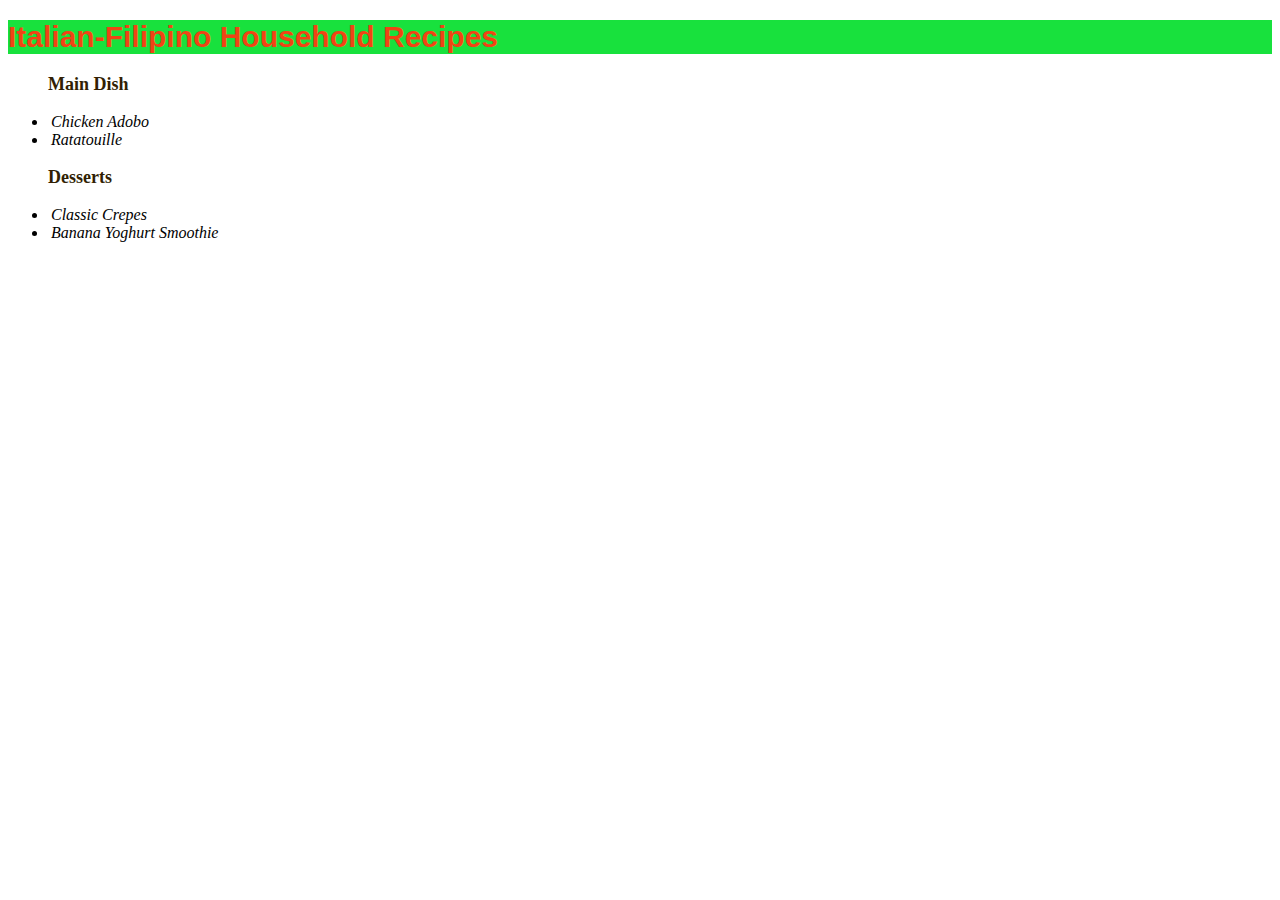
<file: index.html>
<!DOCTYPE html>
<html lang="en">
    <head>
        <h1>Italian-Filipino Household Recipes</h1>
    </head>

    <style>
        h1 {
            background-color: rgb(24, 225, 61);
            color: rgb(240, 68, 20);
            font-family:Verdana, Geneva, Tahoma, sans-serif;
            font-size: 30px;
        }   

        a {
            color: black;
            padding: 3px;
            font-style: italic;
            text-decoration: none;
        }

        p {
            color: rgb(50, 31, 4);
            font-size: 18px;
            font-family:Cambria, Cochin, Georgia, Times, 'Times New Roman', serif;
            font-weight: 600;
        }
    </style>

<body>
    <ul>
        <p>Main Dish</p>
            <li><a href="recipes/Main Dish/chicken adobo.html">Chicken Adobo</a></li>
            <li><a href="recipes/Main Dish/ratatouille.html">Ratatouille</a></li>
    </ul>
    
    <ul>
        <p>Desserts</p>
            <li><a href="recipes/Desserts/classic crepes.html">Classic Crepes</a></li>
            <li><a href="recipes/Desserts/banana yoghurt smoothie.html">Banana Yoghurt Smoothie</a></li>
    </ul>
</body>
</html>
</file>
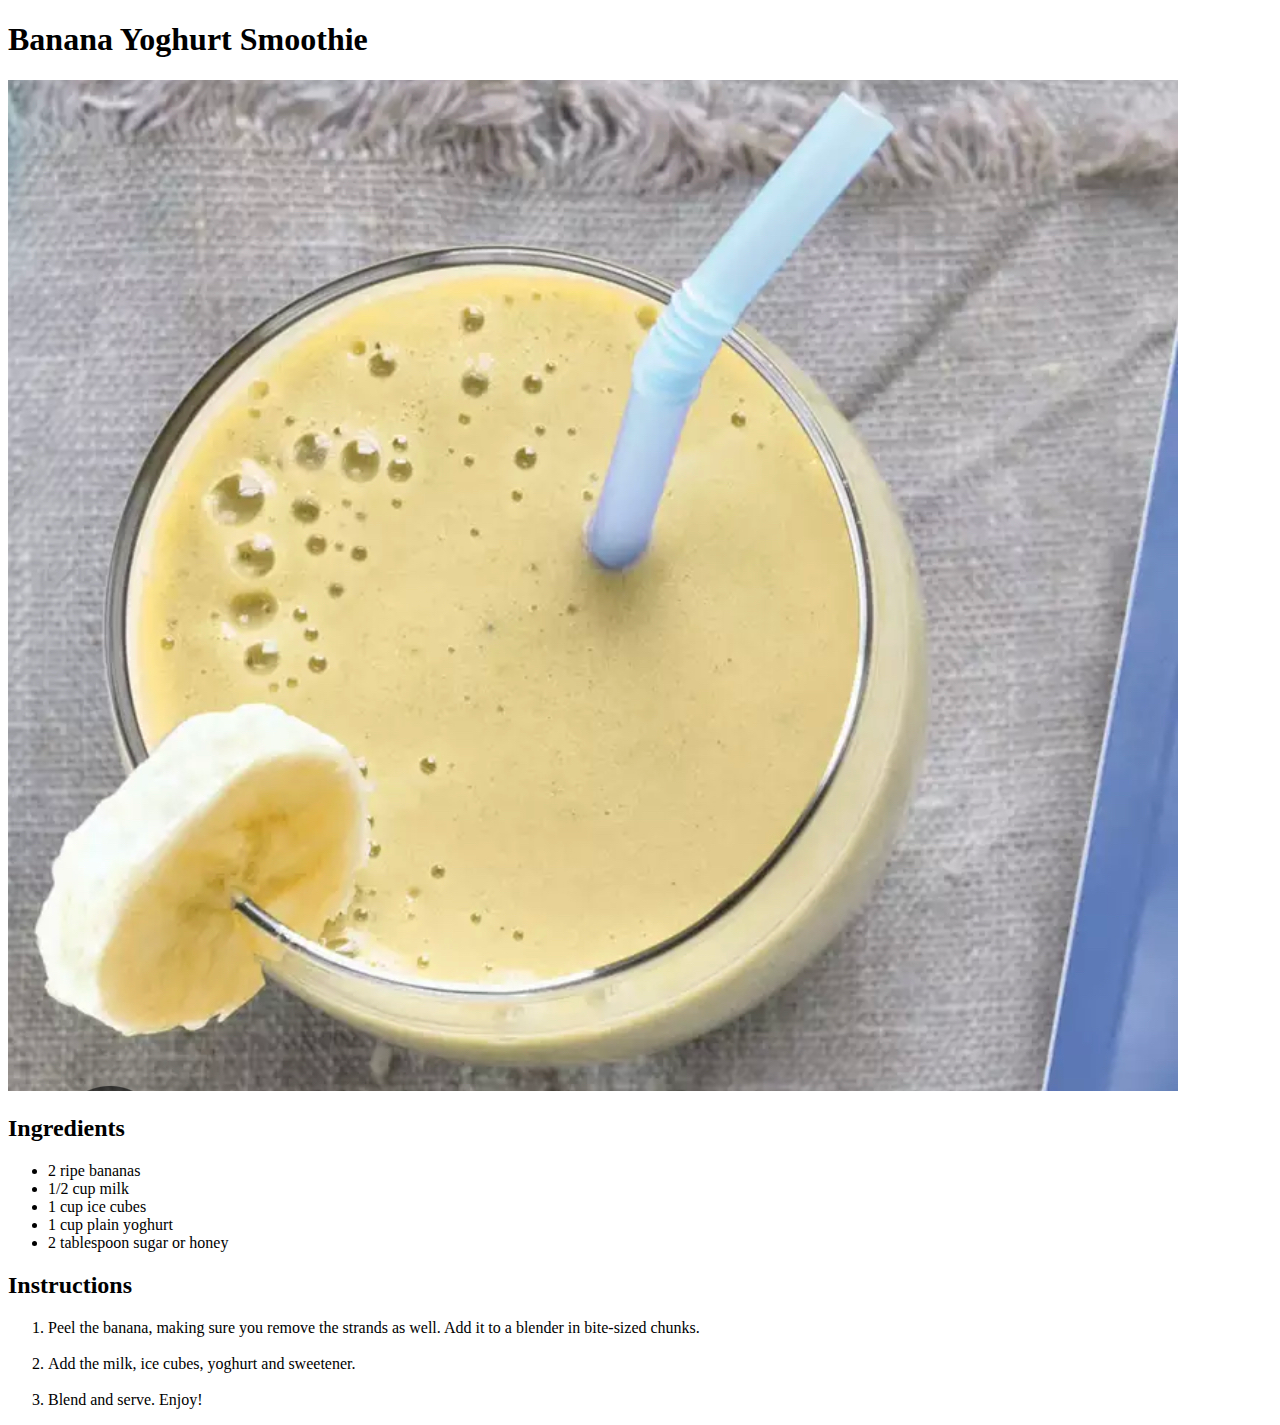
<file: recipes/banana yoghurt smoothie.html>
<!DOCTYPE html>
<html lang="en">
    <head>
        <title></title>
    </head>

<body>
    <h1>Banana Yoghurt Smoothie</h1>
    
    <img src="../images/BananaYoghurtSmoothie.jpg" 
    alt="healthy and easy to prepare refreshment"> 
    
    <h2>Ingredients</h2>
    <ul>
        <li>2 ripe bananas</li>
        <li>1/2 cup milk</li>
        <li>1 cup ice cubes</li>
        <li>1 cup plain yoghurt</li>
        <li>2 tablespoon sugar or honey</li>
    </ul>

    <h2>Instructions</h2>
    <ol>
        <li>Peel the banana, making sure you remove the strands as well.
            Add it to a blender in bite-sized chunks.</li>
            <br>
        <li>Add the milk, ice cubes, yoghurt and sweetener.</li>
            <br>
        <li>Blend and serve. Enjoy!</li>
    </ol>


    </html>
</body>
</file>
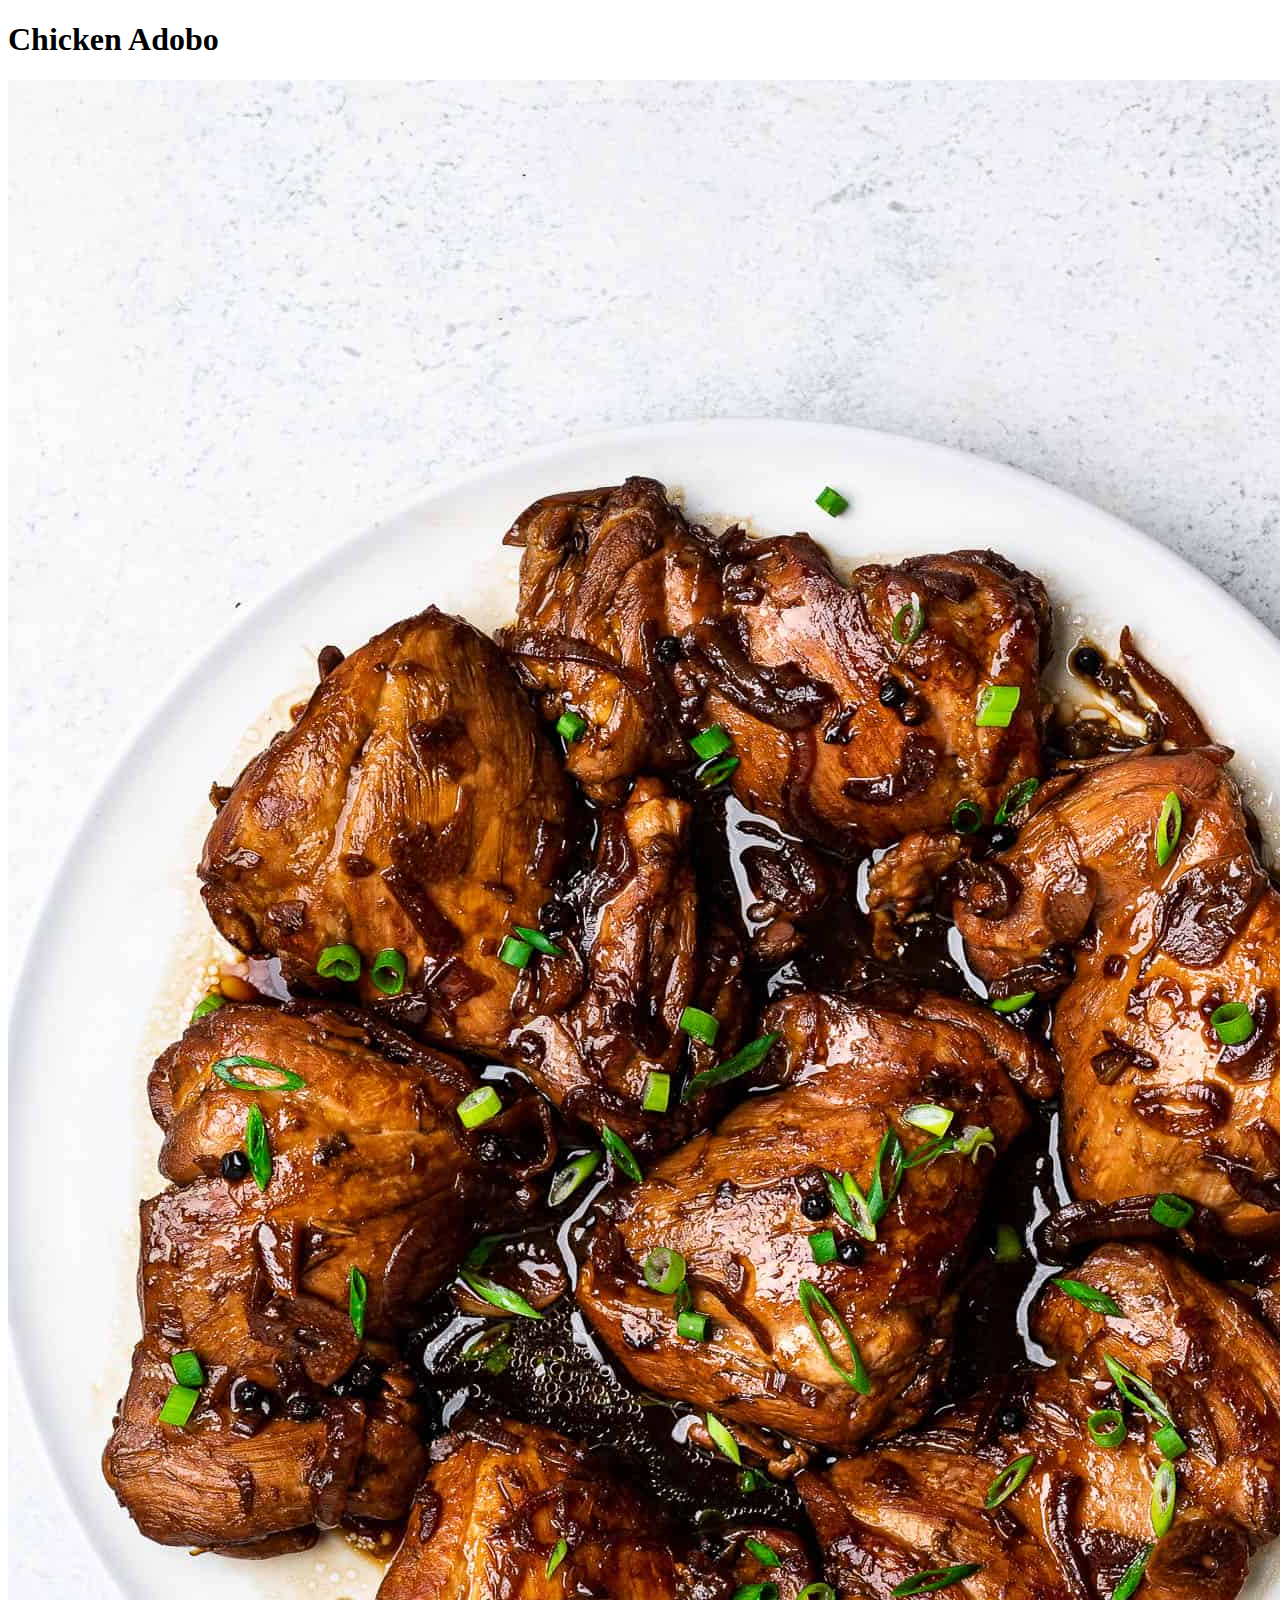
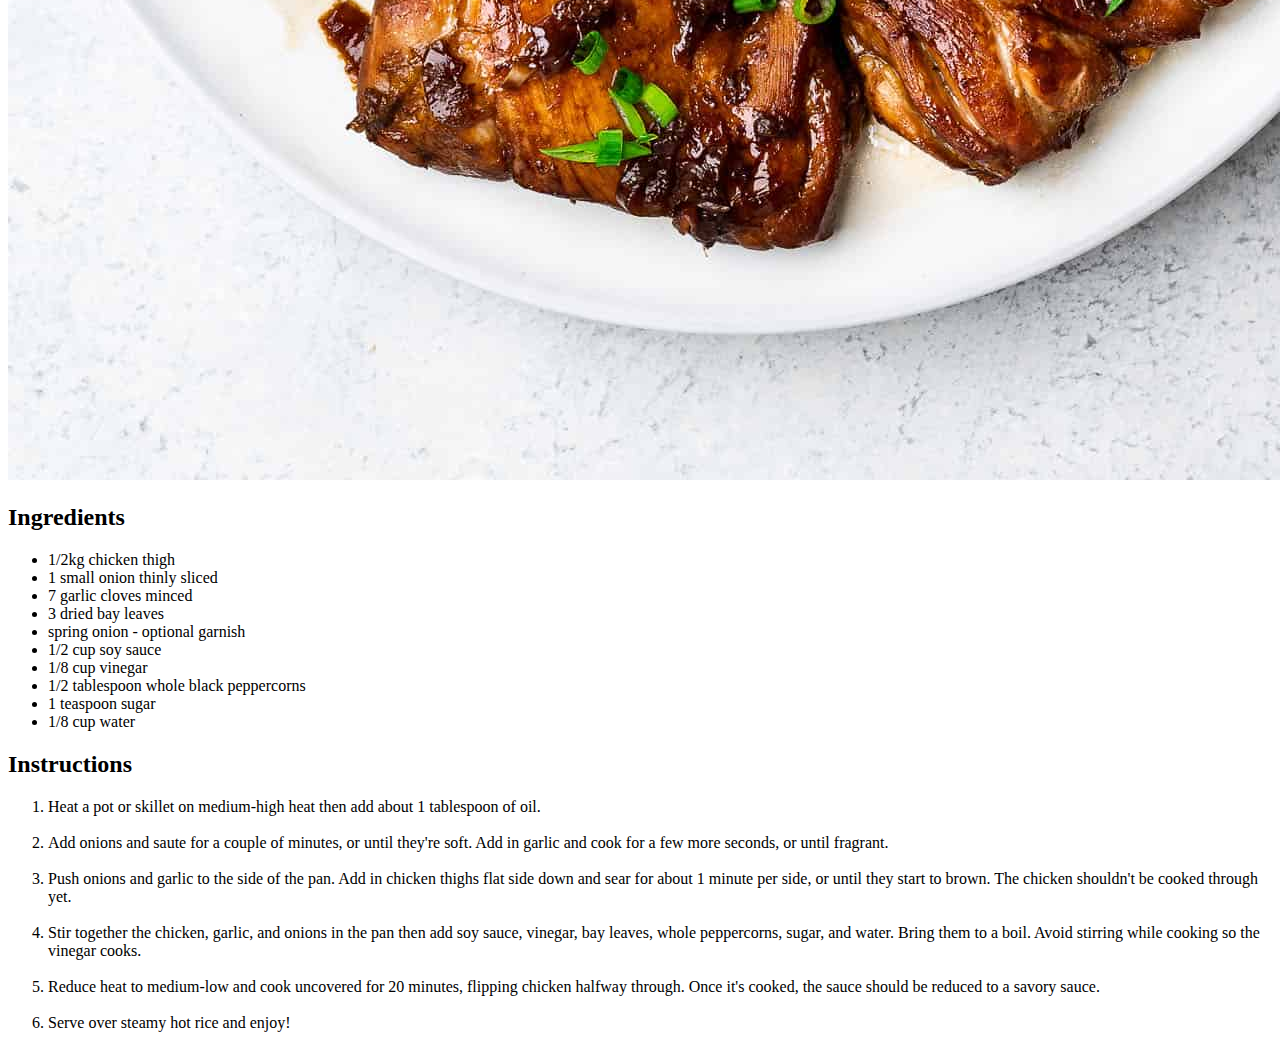
<file: recipes/chicken adobo.html>
<!DOCTYPE html>
<html lang="en">
    <head>
        <title></title>
    </head>
<body>
    <h1>Chicken Adobo</h1>

    <img src="../images/ChickenAdobo.JPG"
    alt="very flavourful dish with a mildly sweet, tangy garlicand soy flavour">

    <h2>Ingredients</h2>
    <ul>
        <li>1/2kg chicken thigh</li>
        <li>1 small onion thinly sliced</li>
        <li>7 garlic cloves minced</li>
        <li>3 dried bay leaves</li>
        <li>spring onion - optional garnish</li>
        <li>1/2 cup soy sauce</li>
        <li>1/8 cup vinegar</li>
        <li>1/2 tablespoon whole black peppercorns</li>
        <li>1 teaspoon sugar</li>
        <li>1/8 cup water</li>
    </ul>

    <h2>Instructions</h2>
    <ol>
        <li>Heat a pot or skillet on medium-high heat then add about
            1 tablespoon of oil.</li>
            <br>
        <li>Add onions and saute for a couple of minutes, or until they're
            soft. Add in garlic and cook for a few more
            seconds, or until fragrant.</li>
            <br>
        <li>Push onions and garlic to the side of the pan. Add in chicken
            thighs flat side down and sear for about 1 minute per side, or until
            they start to brown. The chicken shouldn't be cooked through yet.</li>
            <br>
        <li>Stir together the chicken, garlic, and onions in the pan then add
            soy sauce, vinegar, bay leaves, whole peppercorns, sugar, and water.
            Bring them to a boil. Avoid stirring while cooking so the vinegar
            cooks.</li>
            <br>
        <li>Reduce heat to medium-low and cook uncovered for 20 minutes, flipping
            chicken halfway through. Once it's cooked, the sauce should be reduced
            to a savory sauce.</li>
            <br>
        <li>Serve over steamy hot rice and enjoy!</li>

    </ol>
    
</body>
</html>
</file>
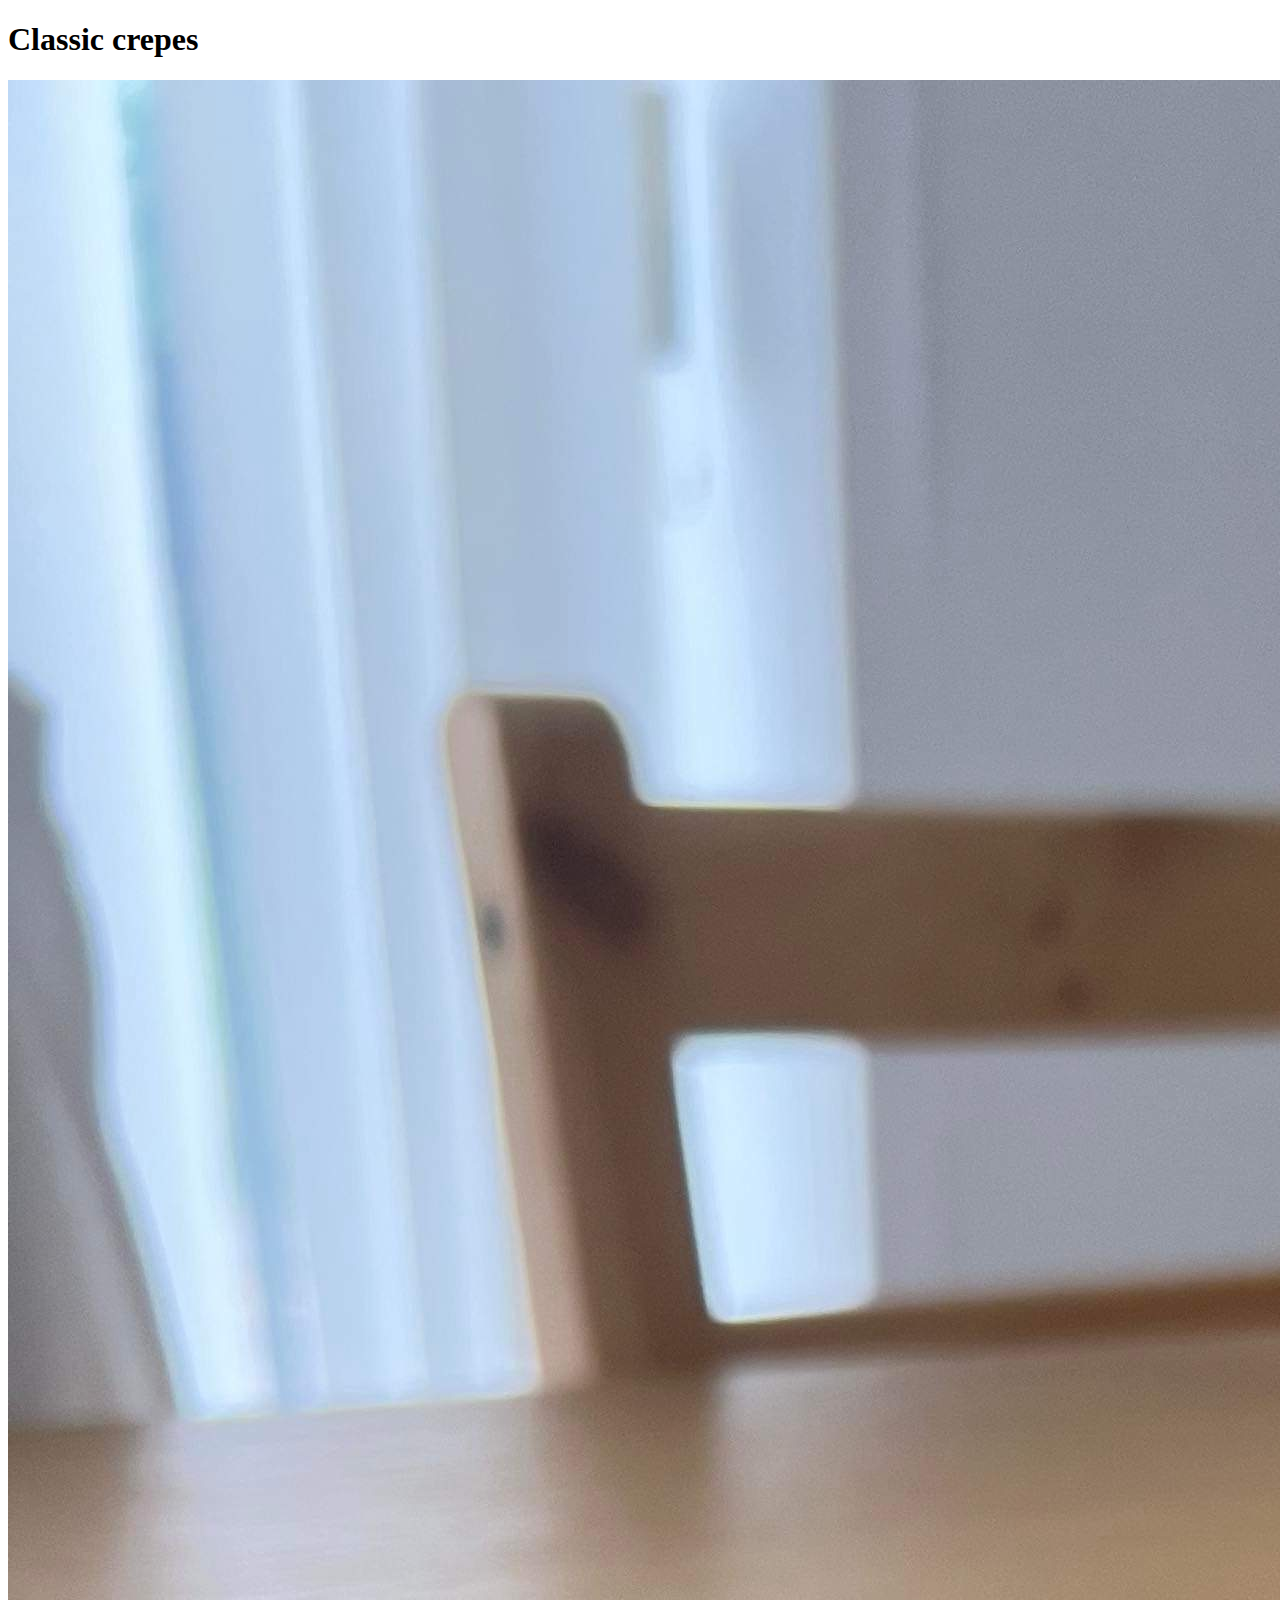
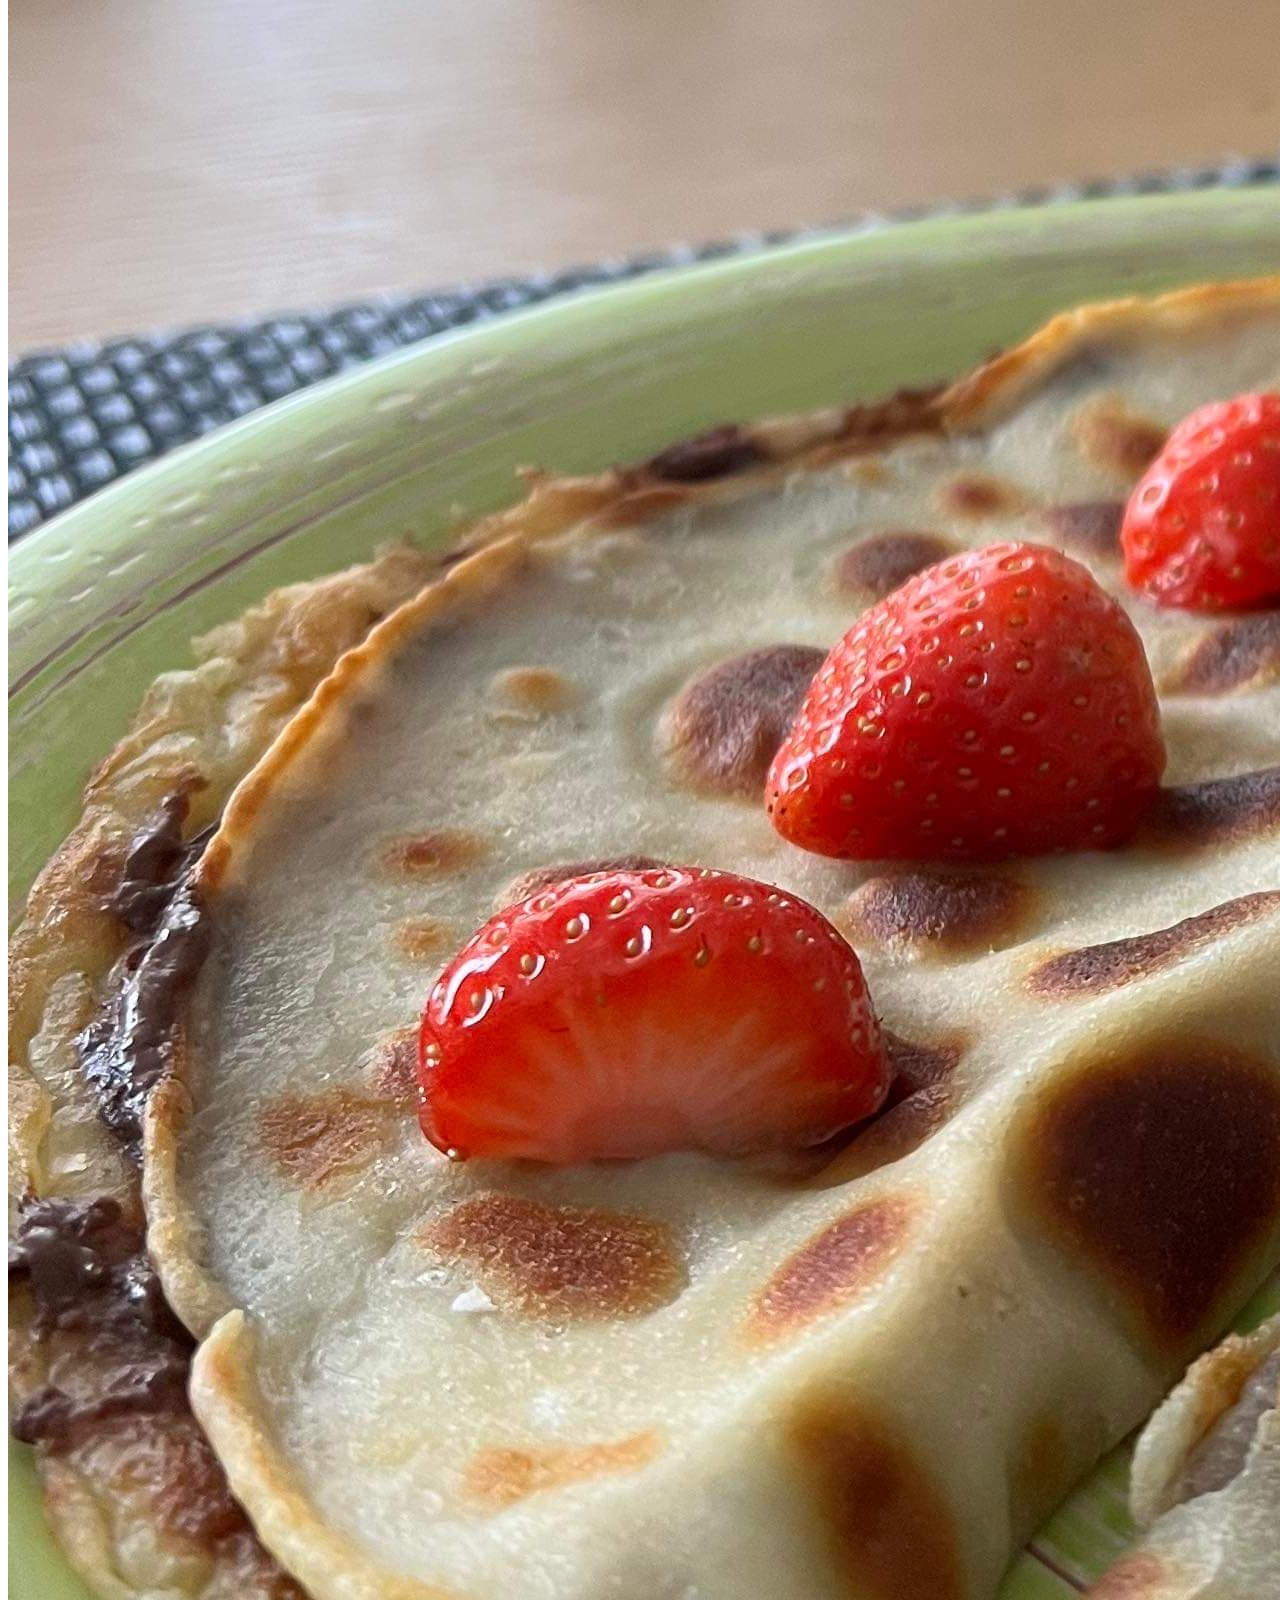
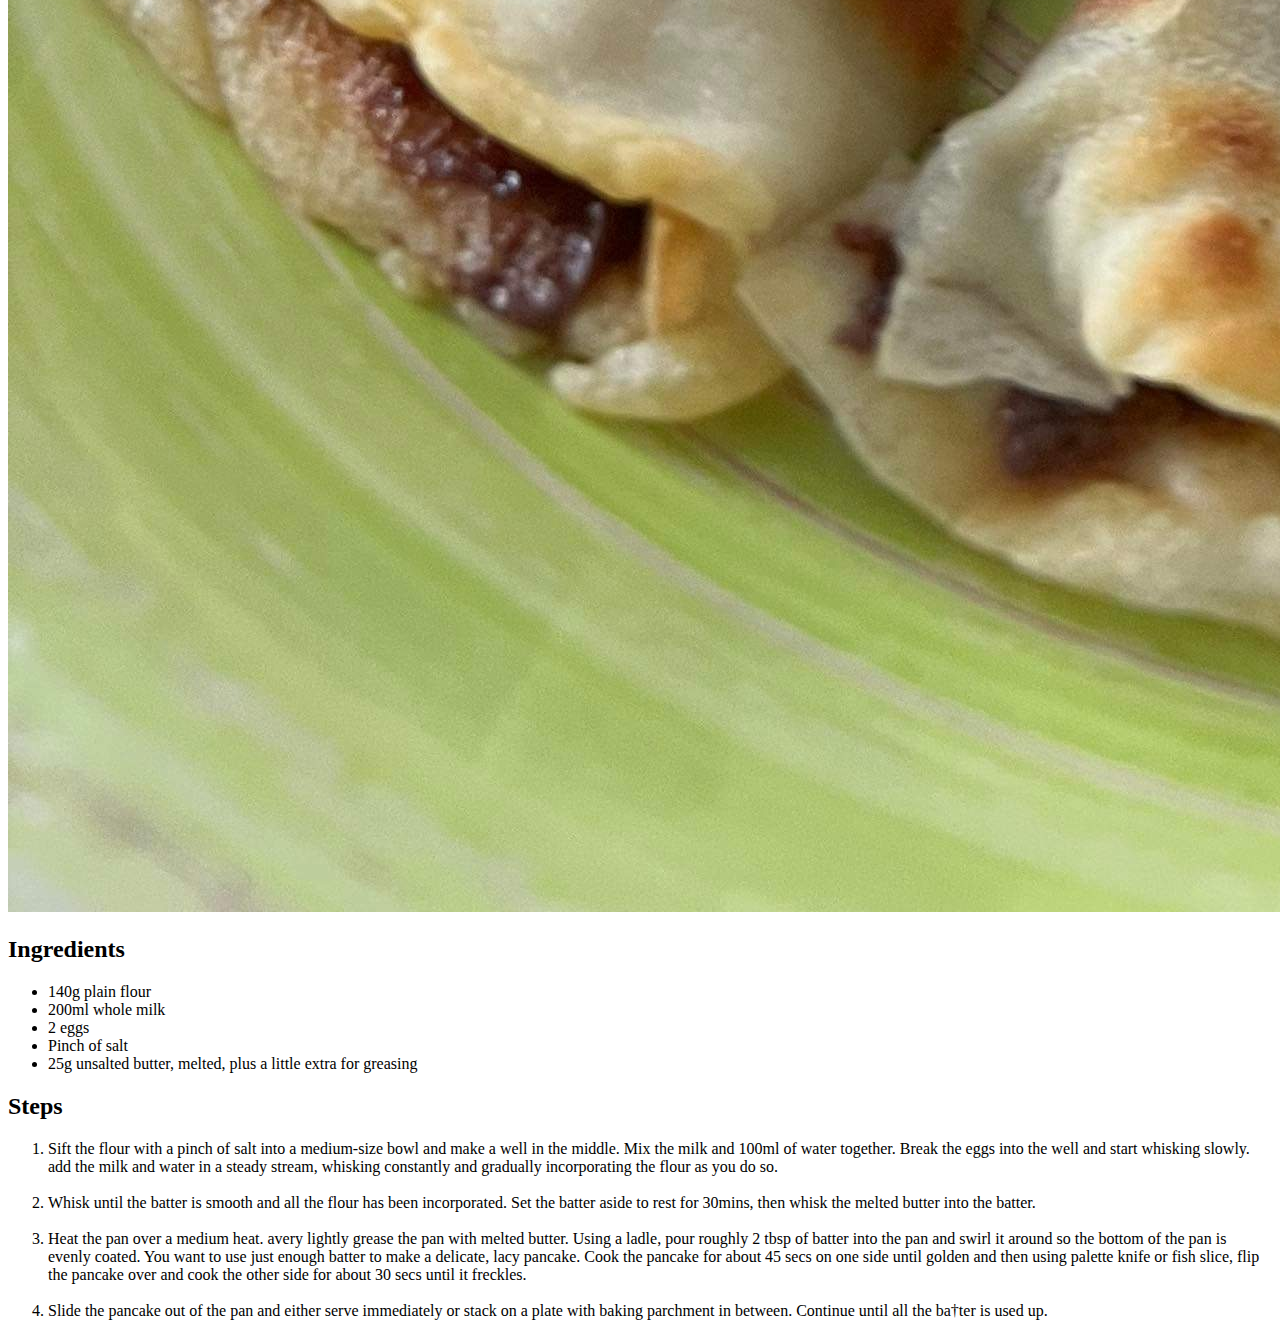
<file: recipes/classic crepes.html>
<!DOCTYPE html>
<html lang="en">
    <head>
        <title></title>
    </head>

    <body>
        <h1>Classic crepes</h1>

        <img src="../images/Crepes.JPG" 
        alt="French pancake made of thin batter">
    
    <h2>Ingredients</h2>

        <ul>
            <li>140g plain flour</li>
            <li>200ml whole milk</li>
            <li>2 eggs</li>
            <li>Pinch of salt</li>
            <li>25g unsalted butter, melted, plus a little extra for greasing</li>
        </ul>

    <h2>Steps</h2>
        <ol>
            <li>Sift the flour with a pinch of salt into a medium-size bowl and make
                a well in the middle. Mix the milk and 100ml of water together. Break the
                eggs into the well and start whisking slowly. add the milk
                and water in a steady stream, whisking constantly and
                gradually incorporating the flour as you do so.</li>
            <br>
            <li>Whisk until the batter is smooth and all the flour has been incorporated.
                Set the batter aside to rest for 30mins, then whisk the melted butter into
                the batter.</li>
            <br>
            <li>Heat the pan over a medium heat. avery lightly grease the pan with melted
                butter. Using a ladle, pour roughly 2 tbsp of batter into the pan and swirl 
                it around so the bottom of the pan is evenly coated. You want to use just
                enough batter to make a delicate, lacy pancake. Cook the pancake for about
                45 secs on one side until golden and then using palette knife or fish slice, 
                flip the pancake over and cook the other side for about 30 secs until it
                freckles.</li>
            <br>
            <li>Slide the pancake out of the pan and either serve immediately or stack on
                a plate with baking parchment in between. Continue until all the ba†ter is 
                used up.</li>

        </ol>
    </body>
</html>
</file>
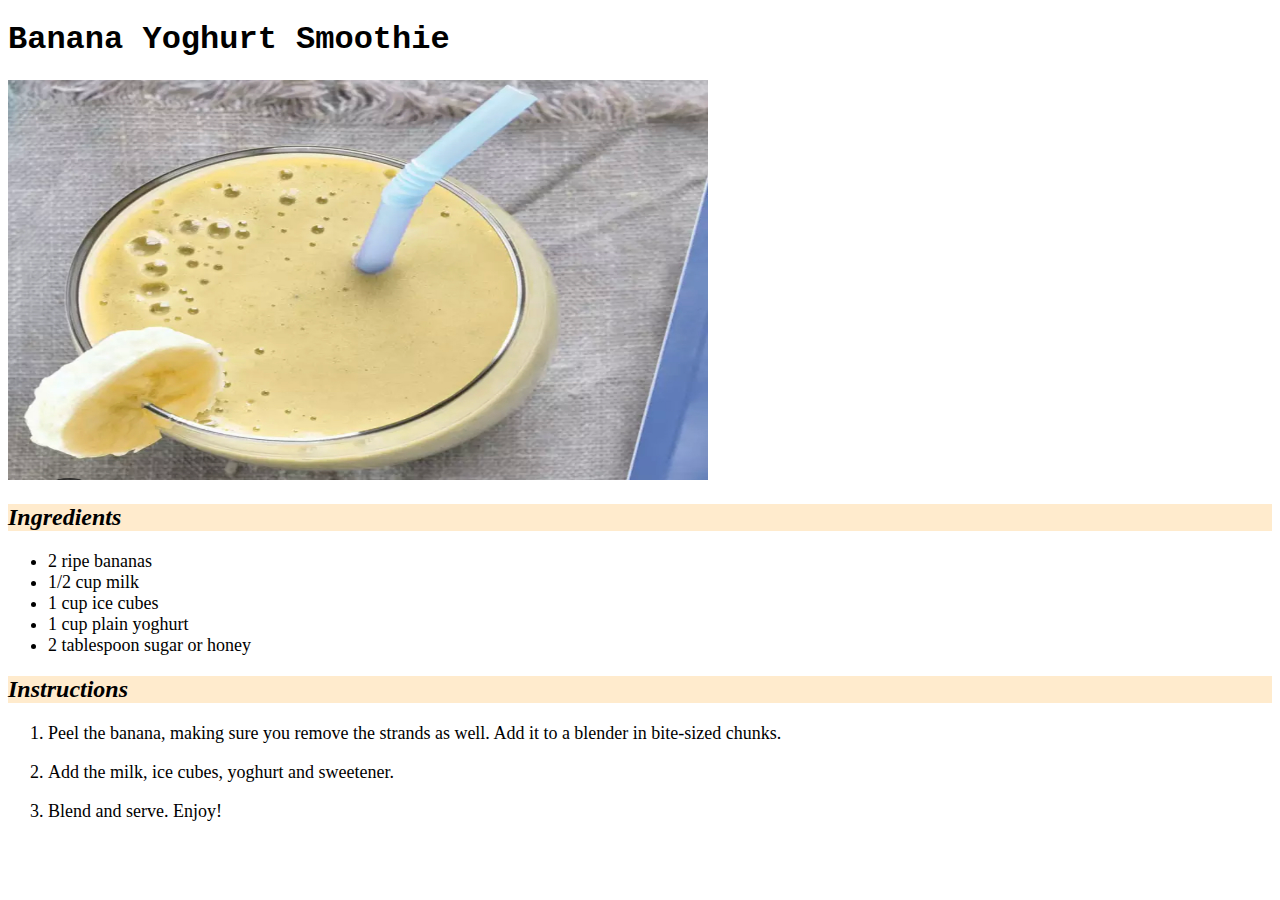
<file: recipes/Desserts/banana yoghurt smoothie.html>
<!DOCTYPE html>
<html lang="en">
    <head>
        <title></title>
        <link rel="stylesheet" href="style.css">
    </head>


<body>
    <h1>Banana Yoghurt Smoothie</h1>
    
    <img src="../../images/BananaYoghurtSmoothie.jpg" 
    alt="healthy and easy to prepare refreshment"> 
    
    <h2>Ingredients</h2>
    <ul>
        <li>2 ripe bananas</li>
        <li>1/2 cup milk</li>
        <li>1 cup ice cubes</li>
        <li>1 cup plain yoghurt</li>
        <li>2 tablespoon sugar or honey</li>
    </ul>

    <h2>Instructions</h2>
    <ol>
        <li>Peel the banana, making sure you remove the strands as well.
            Add it to a blender in bite-sized chunks.</li>
            <br>
        <li>Add the milk, ice cubes, yoghurt and sweetener.</li>
            <br>
        <li>Blend and serve. Enjoy!</li>
    </ol>


    </html>
</body>
</file>
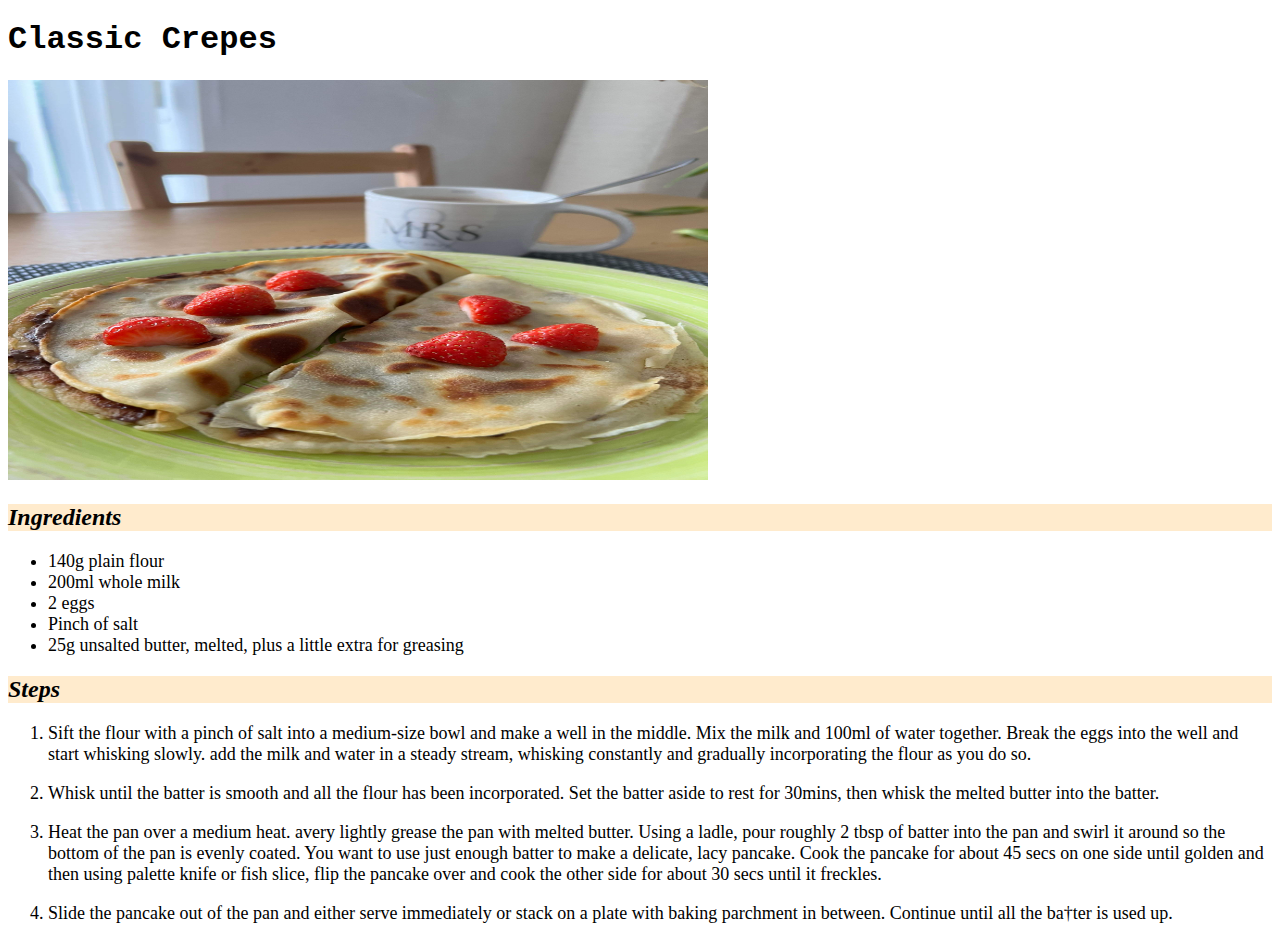
<file: recipes/Desserts/classic crepes.html>
<!DOCTYPE html>
<html lang="en">
    <head>
        <title></title>
        <link rel="stylesheet" href="style.css">
    </head>

    <body>
        <h1>Classic Crepes</h1>

        <img src="../../images/Crepes.JPG" 
        alt="French pancake made of thin batter">
    
    <h2>Ingredients</h2>

        <ul>
            <li>140g plain flour</li>
            <li>200ml whole milk</li>
            <li>2 eggs</li>
            <li>Pinch of salt</li>
            <li>25g unsalted butter, melted, plus a little extra for greasing</li>
        </ul>

    <h2>Steps</h2>
        <ol>
            <li>Sift the flour with a pinch of salt into a medium-size bowl and make
                a well in the middle. Mix the milk and 100ml of water together. Break the
                eggs into the well and start whisking slowly. add the milk
                and water in a steady stream, whisking constantly and
                gradually incorporating the flour as you do so.</li>
            <br>
            <li>Whisk until the batter is smooth and all the flour has been incorporated.
                Set the batter aside to rest for 30mins, then whisk the melted butter into
                the batter.</li>
            <br>
            <li>Heat the pan over a medium heat. avery lightly grease the pan with melted
                butter. Using a ladle, pour roughly 2 tbsp of batter into the pan and swirl 
                it around so the bottom of the pan is evenly coated. You want to use just
                enough batter to make a delicate, lacy pancake. Cook the pancake for about
                45 secs on one side until golden and then using palette knife or fish slice, 
                flip the pancake over and cook the other side for about 30 secs until it
                freckles.</li>
            <br>
            <li>Slide the pancake out of the pan and either serve immediately or stack on
                a plate with baking parchment in between. Continue until all the ba†ter is 
                used up.</li>

        </ol>
    </body>
</html>
</file>
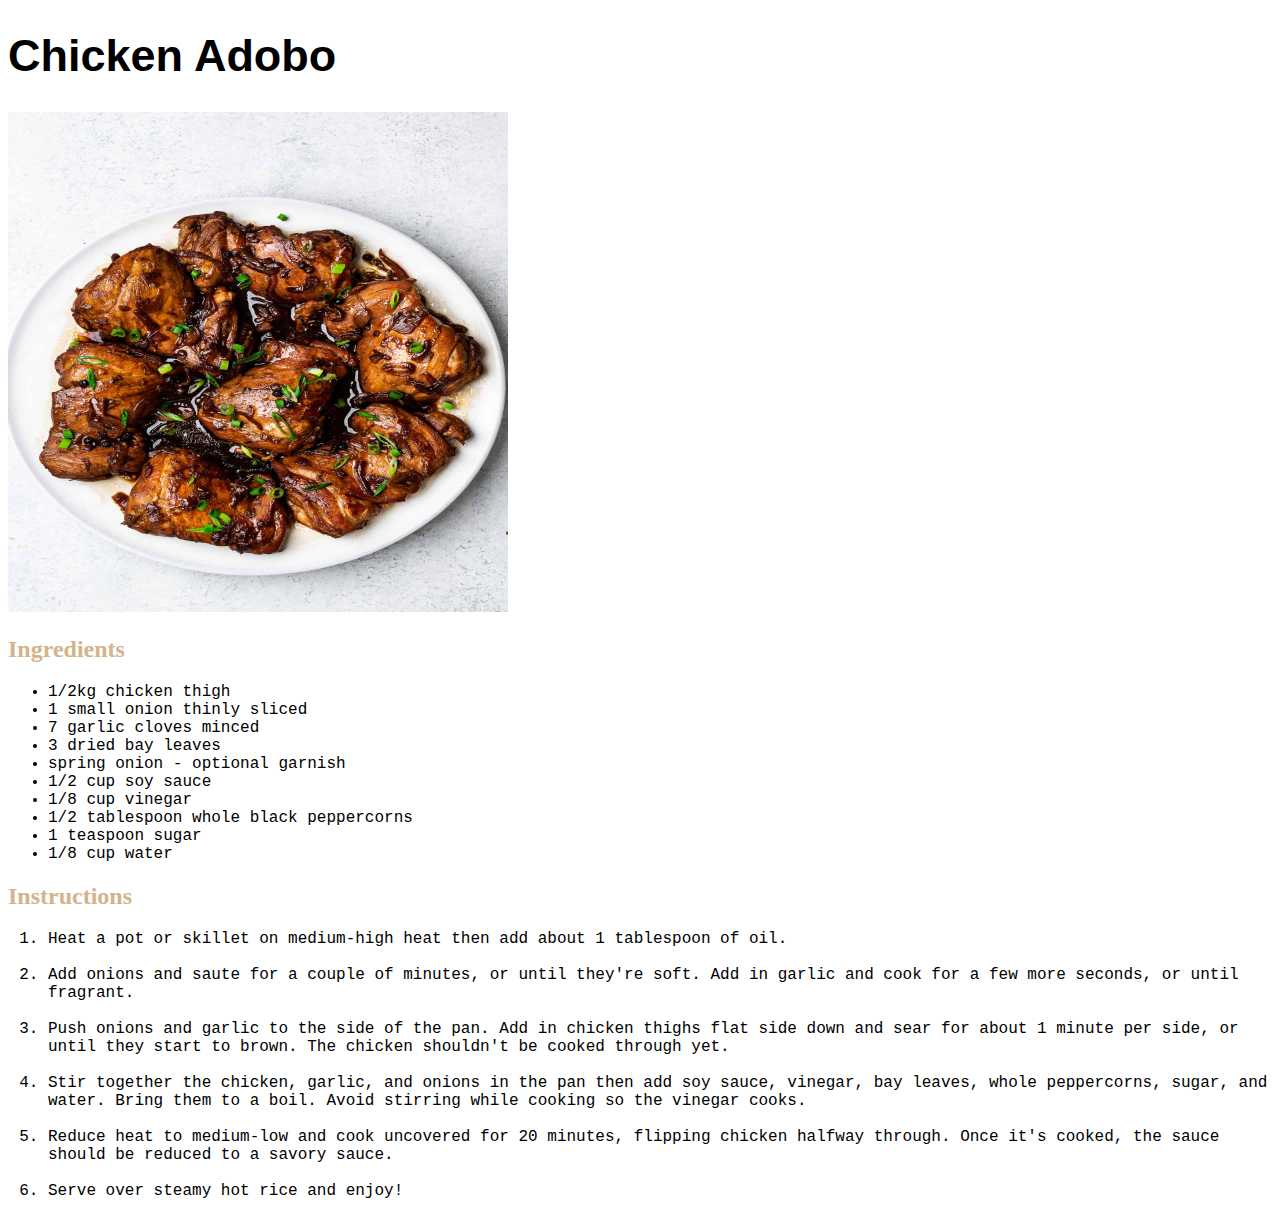
<file: recipes/Main Dish/chicken adobo.html>
<!DOCTYPE html>
<html lang="en">
    <head>
        <title></title>
        <link rel="stylesheet" href="adobo.css">
    </head>
<body>
    <h1>Chicken Adobo</h1>

    <img src="../../images/ChickenAdobo.JPG"
    alt="very flavourful dish with a mildly sweet, tangy garlicand soy flavour">

    <h2>Ingredients</h2>
    <ul>
        <li>1/2kg chicken thigh</li>
        <li>1 small onion thinly sliced</li>
        <li>7 garlic cloves minced</li>
        <li>3 dried bay leaves</li>
        <li>spring onion - optional garnish</li>
        <li>1/2 cup soy sauce</li>
        <li>1/8 cup vinegar</li>
        <li>1/2 tablespoon whole black peppercorns</li>
        <li>1 teaspoon sugar</li>
        <li>1/8 cup water</li>
    </ul>

    <h2>Instructions</h2>
    <ol>
        <li>Heat a pot or skillet on medium-high heat then add about
            1 tablespoon of oil.</li>
            <br>
        <li>Add onions and saute for a couple of minutes, or until they're
            soft. Add in garlic and cook for a few more
            seconds, or until fragrant.</li>
            <br>
        <li>Push onions and garlic to the side of the pan. Add in chicken
            thighs flat side down and sear for about 1 minute per side, or until
            they start to brown. The chicken shouldn't be cooked through yet.</li>
            <br>
        <li>Stir together the chicken, garlic, and onions in the pan then add
            soy sauce, vinegar, bay leaves, whole peppercorns, sugar, and water.
            Bring them to a boil. Avoid stirring while cooking so the vinegar
            cooks.</li>
            <br>
        <li>Reduce heat to medium-low and cook uncovered for 20 minutes, flipping
            chicken halfway through. Once it's cooked, the sauce should be reduced
            to a savory sauce.</li>
            <br>
        <li>Serve over steamy hot rice and enjoy!</li>

    </ol>
    
</body>
</html>
</file>
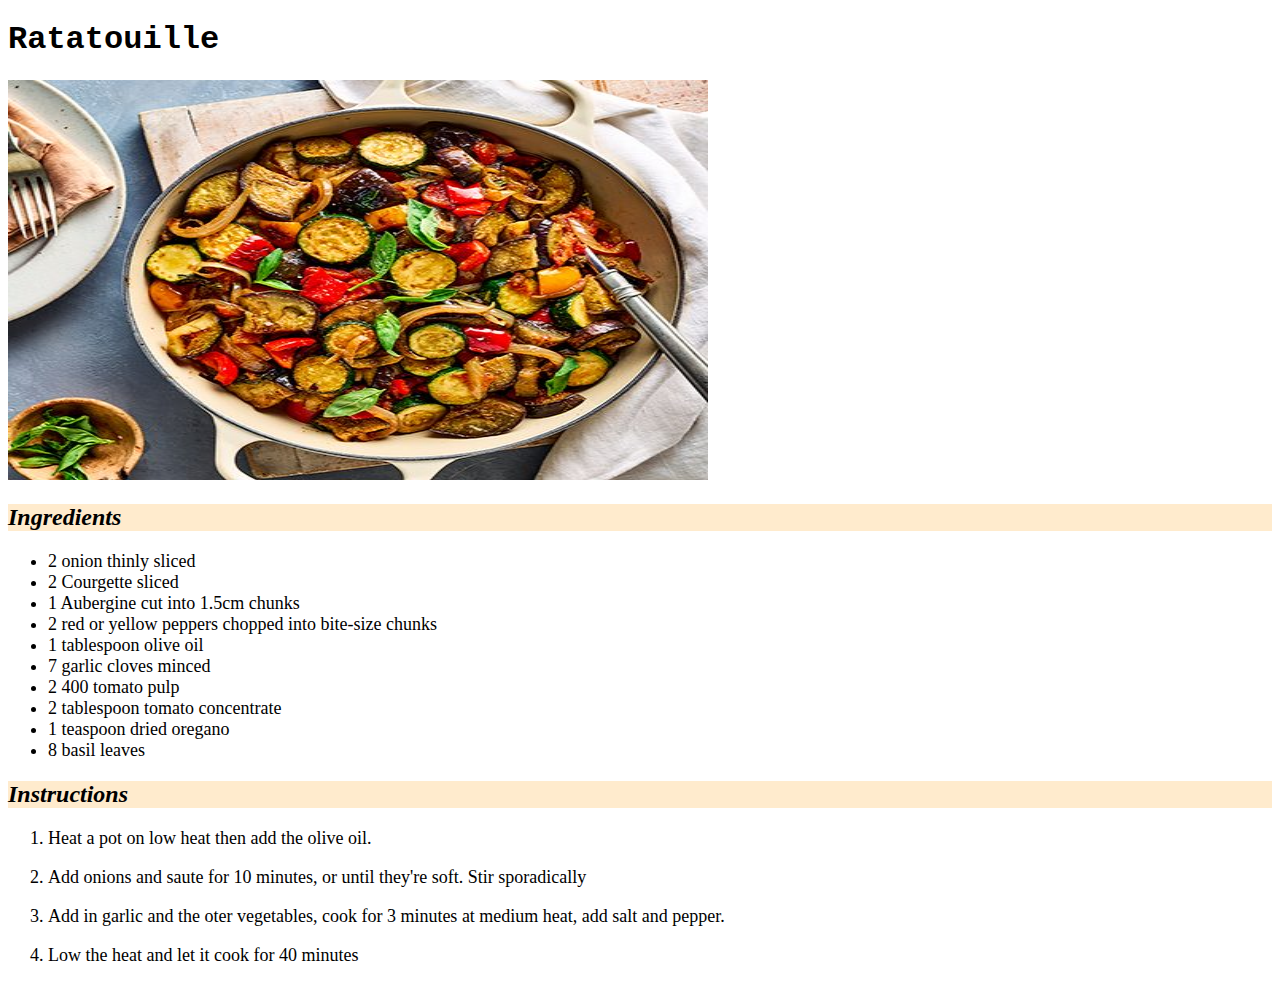
<file: recipes/Main Dish/ratatouille.html>
<!DOCTYPE html>
<html lang="en">
    <head>
        <title></title>
        <link rel="stylesheet" href="../../css/style.css">
    </head>
<body>
    <h1>Ratatouille</h1>

    <img src="../../images/Ratatouille.jpg"
    alt="very flavourful vegetarian dish">

    <h2>Ingredients</h2>
    <ul>
        <li>2 onion thinly sliced</li>
        <li>2 Courgette sliced</li>
        <li>1 Aubergine cut into 1.5cm chunks</li>
        <li>2 red or yellow peppers chopped into bite-size chunks</li>
        <li>1 tablespoon olive oil</li>
        <li>7 garlic cloves minced</li>
        <li>2 400 tomato pulp</li>
        <li>2 tablespoon tomato concentrate</li>
        <li>1 teaspoon dried oregano</li>
        <li>8 basil leaves</li>
    </ul>

    <h2>Instructions</h2>
    <ol>
        <li>Heat a pot on low heat then add the olive oil.</li>
            <br>
        <li>Add onions and saute for 10 minutes, or until they're
            soft. Stir sporadically</li>
            <br>
        <li>Add in garlic and the oter vegetables, cook for 3 minutes at medium heat, add salt and pepper.</li>
            <br>
        <li>Low the heat and let it cook for 40 minutes</li>

    </ol>
</body>
</html>
</file>
<file: recipes/Desserts/style.css>
h1 {
    color: black;
    font-family:'Courier New', Courier, monospace;
    }

img {
    height: 400px;
    width: 700px;
}

h2, h3 {
    background-color: blanchedalmond;
    font-style: oblique;
    font-family: rockwell;  
}

li {
    font-size: 18px;
}
</file>
<file: recipes/Main Dish/adobo.css>
h1 {
    font-family: 'Trebuchet MS', 'Lucida Sans Unicode', 'Lucida Grande', 'Lucida Sans', Arial, sans-serif;
    font-size: 45px;
    }

img {
    height: 500px;
    width: 500px;
    }

h2 {
    color: tan;
    font-family:Cambria, Cochin, Georgia, Times, 'Times New Roman', serif;
    font-weight: bold;
}

li {
    font-family: 'Courier New', Courier, monospace;
    font-weight: 100;
    }
</file>
<file: css/style.css>
h1 {
    color: black;
    font-family:'Courier New', Courier, monospace;
    }

img {
    height: 400px;
    width: 700px;
}

h2, h3 {
    background-color: blanchedalmond;
    font-style: oblique;
    font-family: rockwell;  
}

li {
    font-size: 18px;
}
</file>
